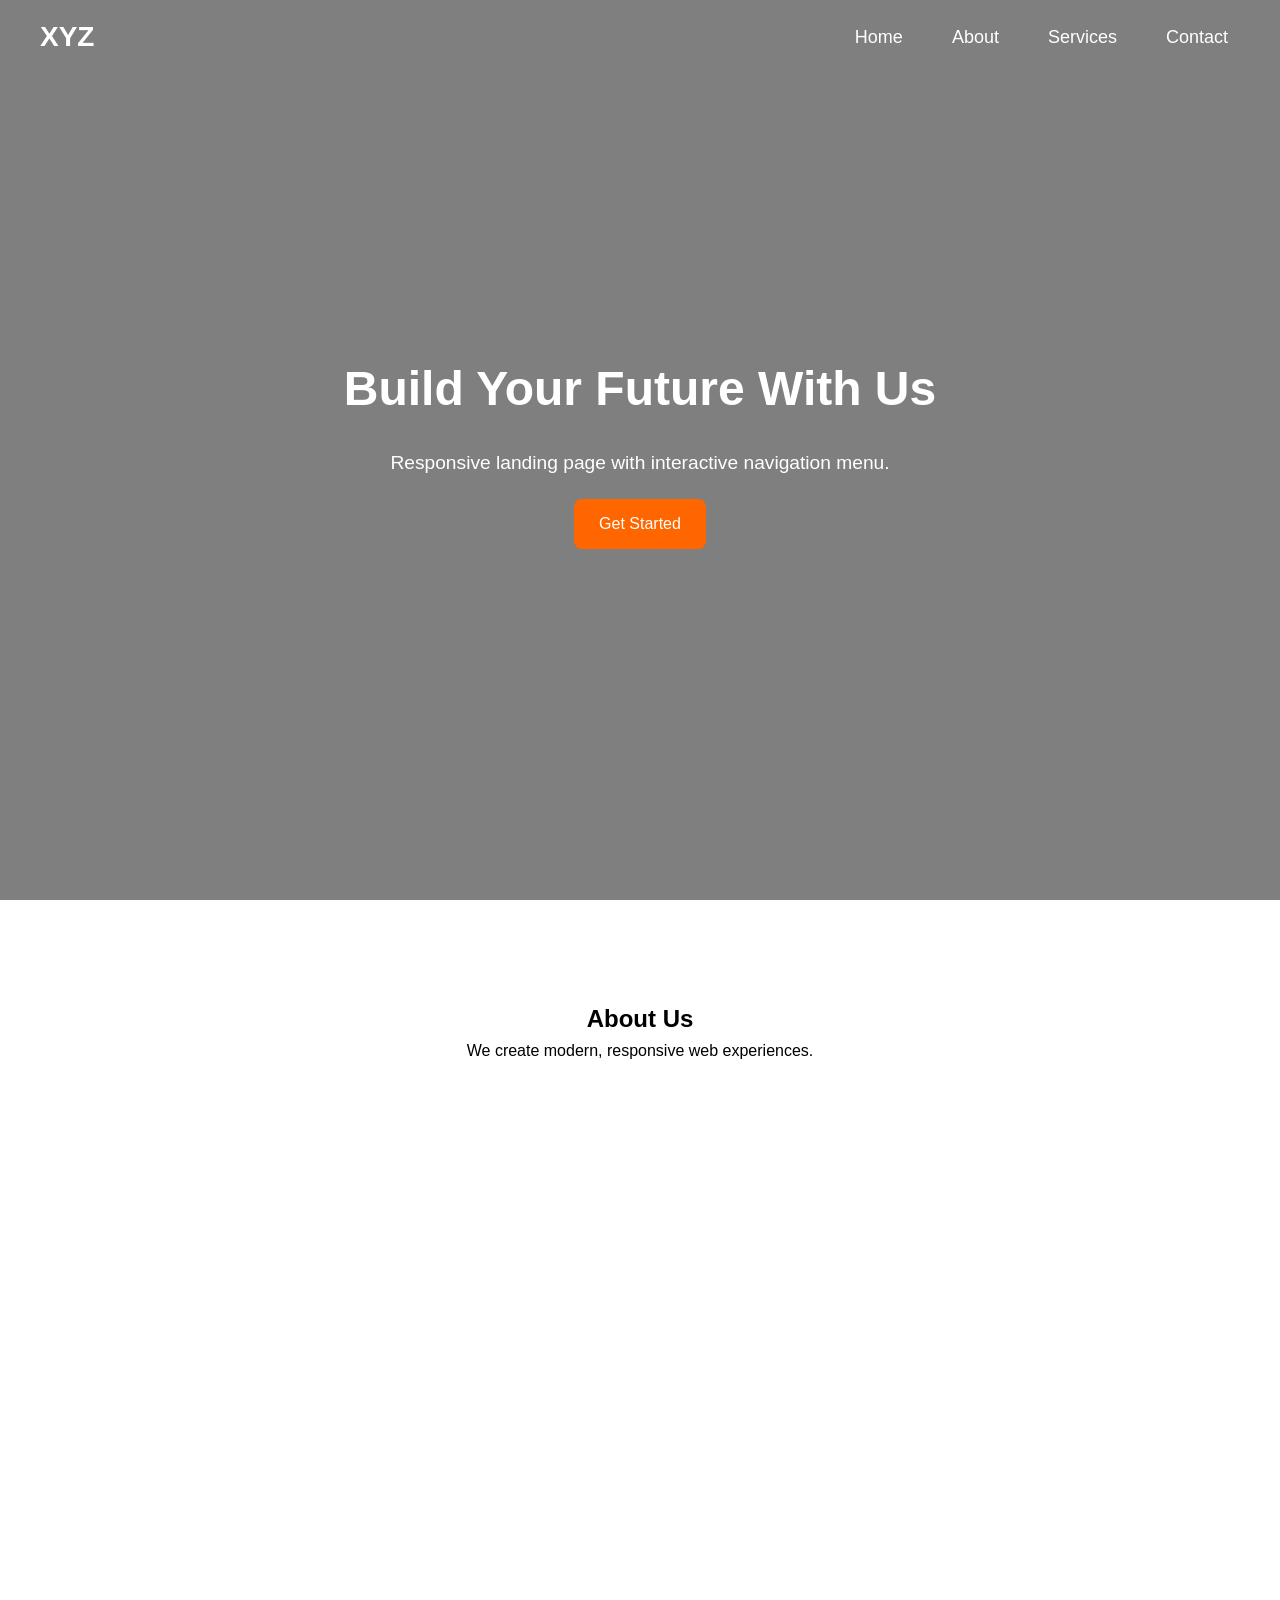
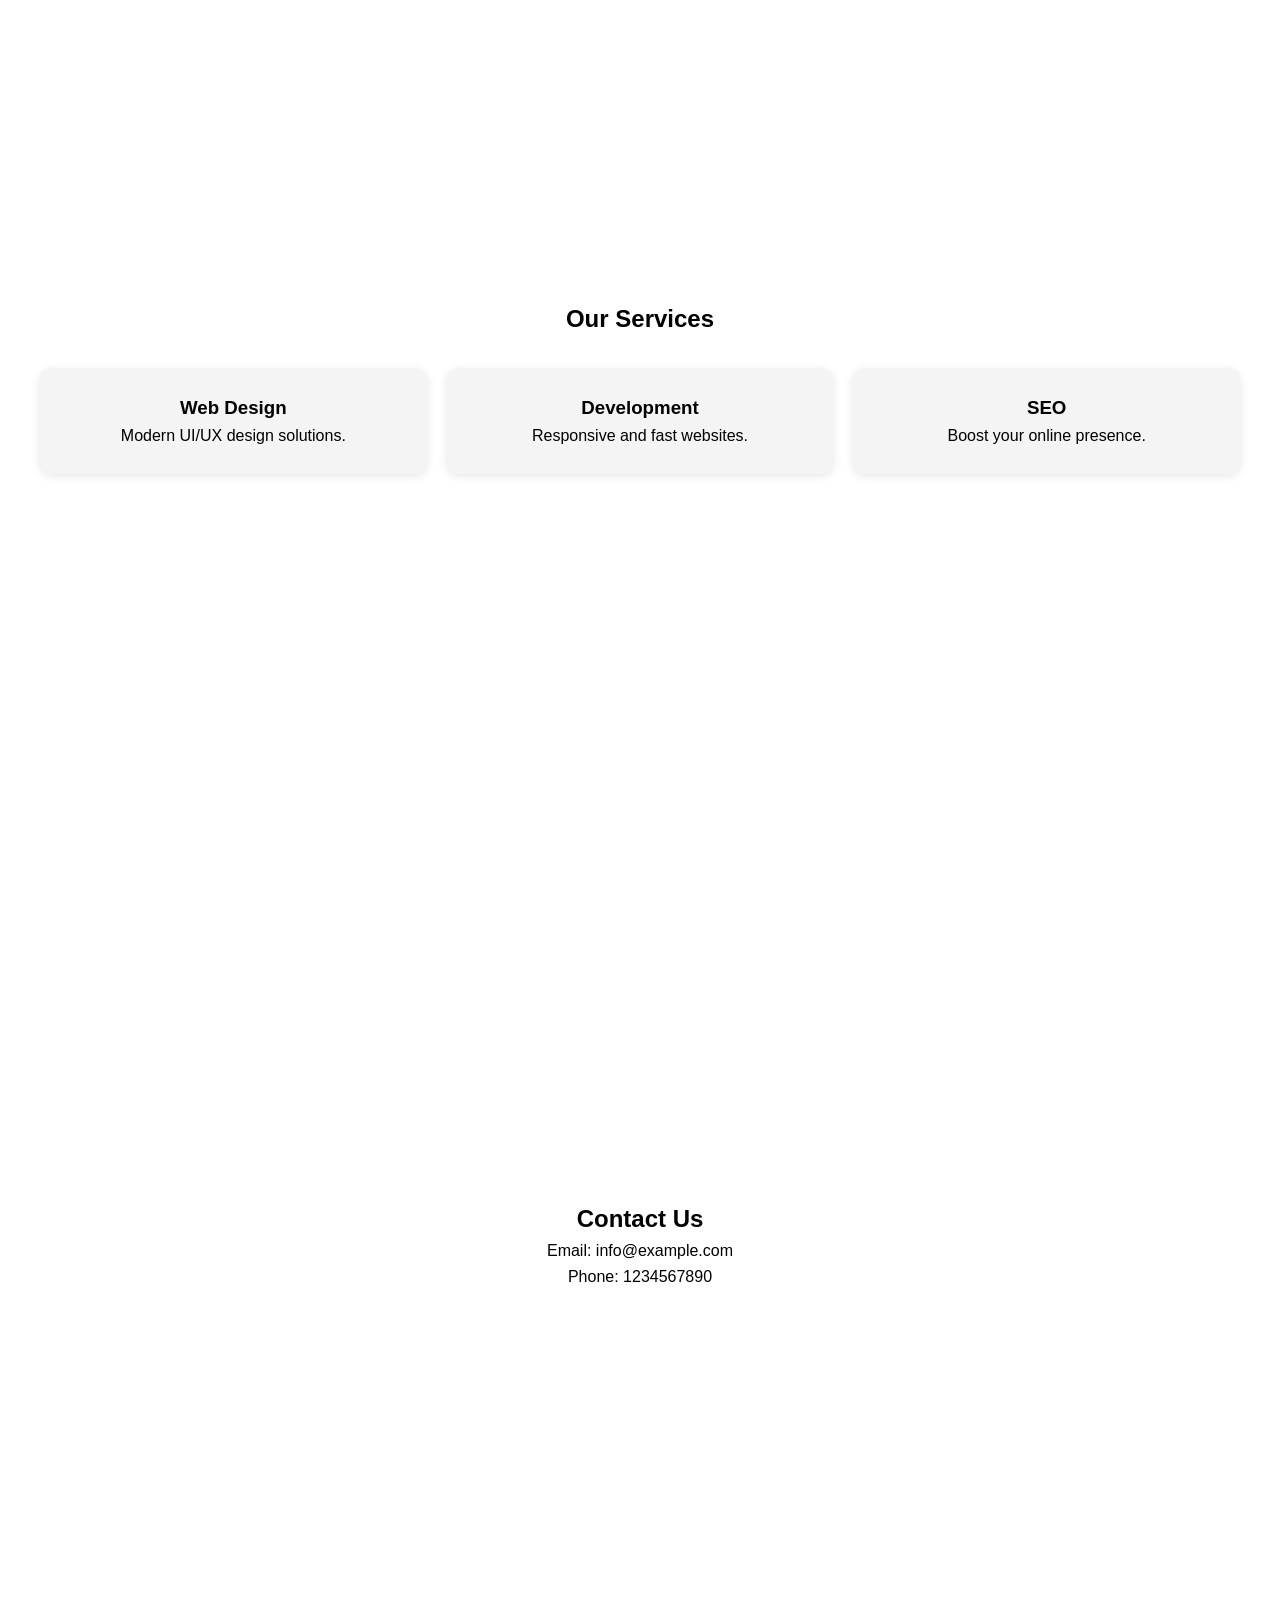
<file: landing page/index.html>
<!DOCTYPE html>
<html lang="en">
<head>
  <meta charset="UTF-8" />
  <meta name="viewport" content="width=device-width, initial-scale=1.0" />
  <title>Responsive Landing Page</title>
  <style>
    * { margin: 0; padding: 0; box-sizing: border-box; font-family: Arial, sans-serif; scroll-behavior: smooth; }
    body { line-height: 1.6; }
    nav {
      position: fixed;
      top: 0;
      width: 100%;
      display: flex;
      justify-content: space-between;
      align-items: center;
      padding: 15px 40px;
      background: transparent;
      transition: 0.3s;
      z-index: 1000;
    }
    nav.scrolled { background: #111; box-shadow: 0 2px 10px rgba(0,0,0,0.2); }
    .logo { color: white; font-size: 28px; font-weight: bold; }
    .nav-links { display: flex; list-style: none; }
    .nav-links li { margin-left: 25px; }
    .nav-links a {
      text-decoration: none;
      color: white;
      font-size: 18px;
      transition: 0.3s;
      padding: 8px 12px;
      border-radius: 8px;
    }
    .nav-links a:hover { background: white; color: #111; }
    .hero {
      height: 100vh;
      background: linear-gradient(rgba(0,0,0,0.5), rgba(0,0,0,0.5)), url('https://images.unsplash.com/photo-1498050108023-c5249f4df085?auto=format&fit=crop&w=1400&q=80') center/cover;
      display: flex;
      justify-content: center;
      align-items: center;
      text-align: center;
      color: white;
      padding: 20px;
    }
    .hero h1 { font-size: 3rem; }
    .hero p { margin: 20px 0; font-size: 1.2rem; }
    .btn {
      display: inline-block;
      padding: 12px 25px;
      background: #ff6600;
      color: white;
      text-decoration: none;
      border-radius: 8px;
      transition: 0.3s;
    }
    .btn:hover { background: #e65c00; }
    section { padding: 100px 40px; min-height: 100vh; }
    .about, .services, .contact { text-align: center; }
    .services-grid {
      display: grid;
      grid-template-columns: repeat(auto-fit, minmax(250px, 1fr));
      gap: 20px;
      margin-top: 30px;
      width: 100%;
      max-width: 1200px;
      margin-left: auto;
      margin-right: auto;
    }
    .card {
      padding: 25px;
      background: #f4f4f4;
      border-radius: 12px;
      box-shadow: 0 2px 10px rgba(0,0,0,0.1);
    }
    .menu-toggle {
      display: none;
      font-size: 30px;
      color: white;
      cursor: pointer;
    }
    @media (max-width: 768px) {
      .menu-toggle { display: block; }
      .nav-links {
        display: none;
        flex-direction: column;
        position: absolute;
        top: 70px;
        right: 20px;
        background: #111;
        width: 220px;
        padding: 20px;
        border-radius: 10px;
      }
      .nav-links.active { display: flex; }
      .nav-links li { margin: 15px 0; }
      .hero h1 { font-size: 2rem; }
      section { padding: 80px 20px; }
      .services-grid {
        grid-template-columns: 1fr;
      }
      .card {
        width: 100%;
      }
    }

    @media (max-width: 480px) {
      .hero h1 { font-size: 1.6rem; }
      .hero p { font-size: 1rem; }
      .card { padding: 18px; }
    }
  </style>
</head>
<body>
  <nav id="navbar">
    <div class="logo">XYZ</div>
    <div class="menu-toggle" id="menu-toggle">☰</div>
    <ul class="nav-links" id="nav-links">
      <li><a href="#home">Home</a></li>
      <li><a href="#about">About</a></li>
      <li><a href="#services">Services</a></li>
      <li><a href="#contact">Contact</a></li>
    </ul>
  </nav>

  <section class="hero" id="home">
    <div>
      <h1>Build Your Future With Us</h1>
      <p>Responsive landing page with interactive navigation menu.</p>
      <a href="#services" class="btn">Get Started</a>
    </div>
  </section>

  <section class="about" id="about">
    <h2>About Us</h2>
    <p>We create modern, responsive web experiences.</p>
  </section>

  <section class="services" id="services">
    <h2>Our Services</h2>
    <div class="services-grid">
      <div class="card"><h3>Web Design</h3><p>Modern UI/UX design solutions.</p></div>
      <div class="card"><h3>Development</h3><p>Responsive and fast websites.</p></div>
      <div class="card"><h3>SEO</h3><p>Boost your online presence.</p></div>
    </div>
  </section>

  <section class="contact" id="contact">
    <h2>Contact Us</h2>
    <p>Email: info@example.com</p>
    <p>Phone: 1234567890</p>
  </section>

  <script>
    const navbar = document.getElementById('navbar');
    window.addEventListener('scroll', () => {
      if (window.scrollY > 50) {
        navbar.classList.add('scrolled');
      } else {
        navbar.classList.remove('scrolled');
      }
    });

    const menuToggle = document.getElementById('menu-toggle');
    const navLinks = document.getElementById('nav-links');
    menuToggle.addEventListener('click', () => {
      navLinks.classList.toggle('active');
    });
  </script>
</body>
</html>
</file>
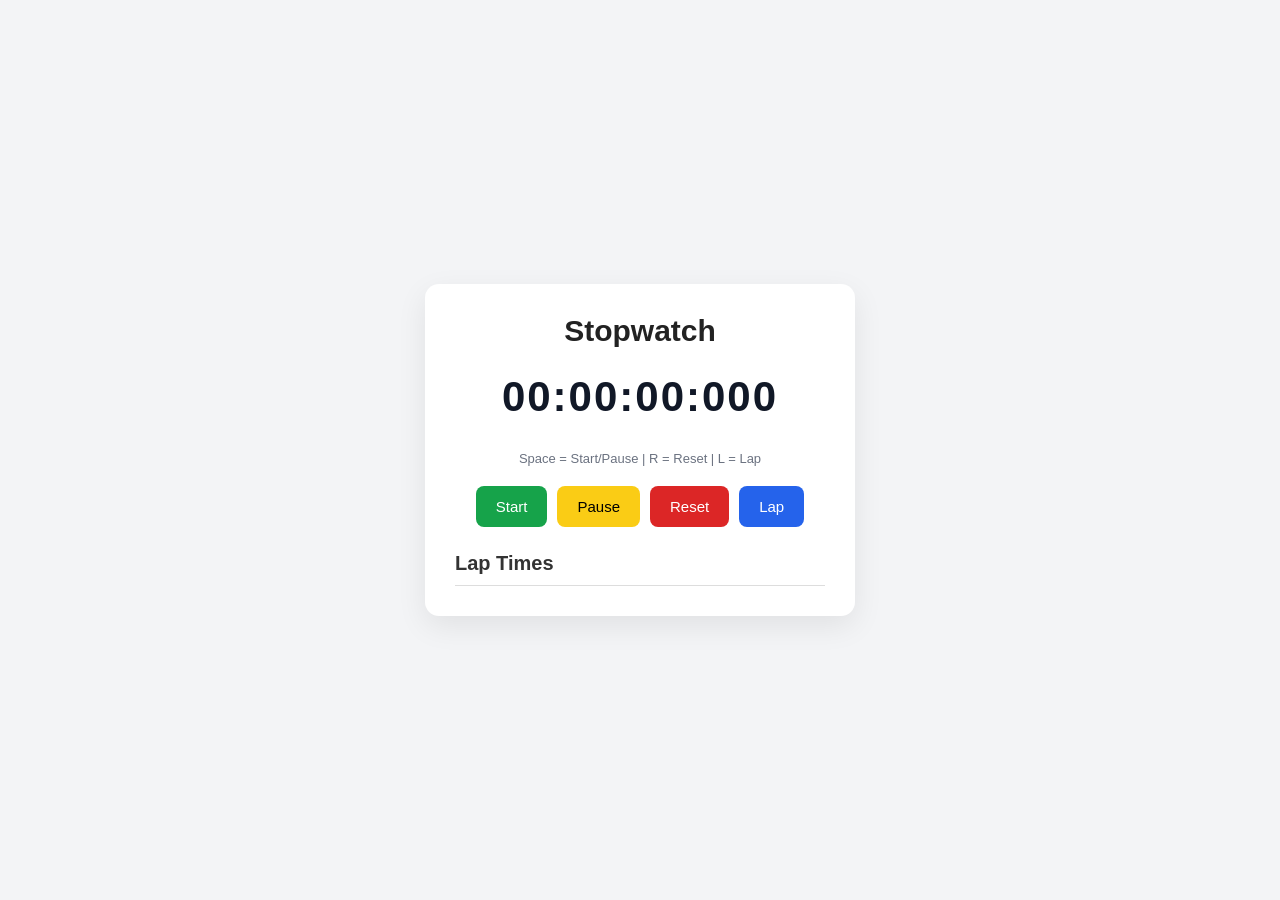
<file: stopwatch/index.html>
<!DOCTYPE html>
<html lang="en">
<head>
    <meta charset="UTF-8">
    <meta name="viewport" content="width=device-width, initial-scale=1.0">
    <title>Stopwatch App</title>
    <link rel="stylesheet" href="style.css">
</head>
<body>

    <div class="stopwatch-container">
        <h1>Stopwatch</h1>

        <div class="time-display" id="timeDisplay">
            00:00:00:000
        </div>

        <div class="shortcut-info">
            Space = Start/Pause | R = Reset | L = Lap
        </div>

        <div class="button-group">
            <button class="start-btn" onclick="startTimer()">Start</button>
            <button class="pause-btn" onclick="pauseTimer()">Pause</button>
            <button class="reset-btn" onclick="resetTimer()">Reset</button>
            <button class="lap-btn" onclick="recordLap()">Lap</button>
        </div>

        <div class="laps-section">
            <h2>Lap Times</h2>
            <ul class="lap-list" id="lapList"></ul>
        </div>
    </div>
    <script src="script.js"></script>

</body>
</html>
</file>
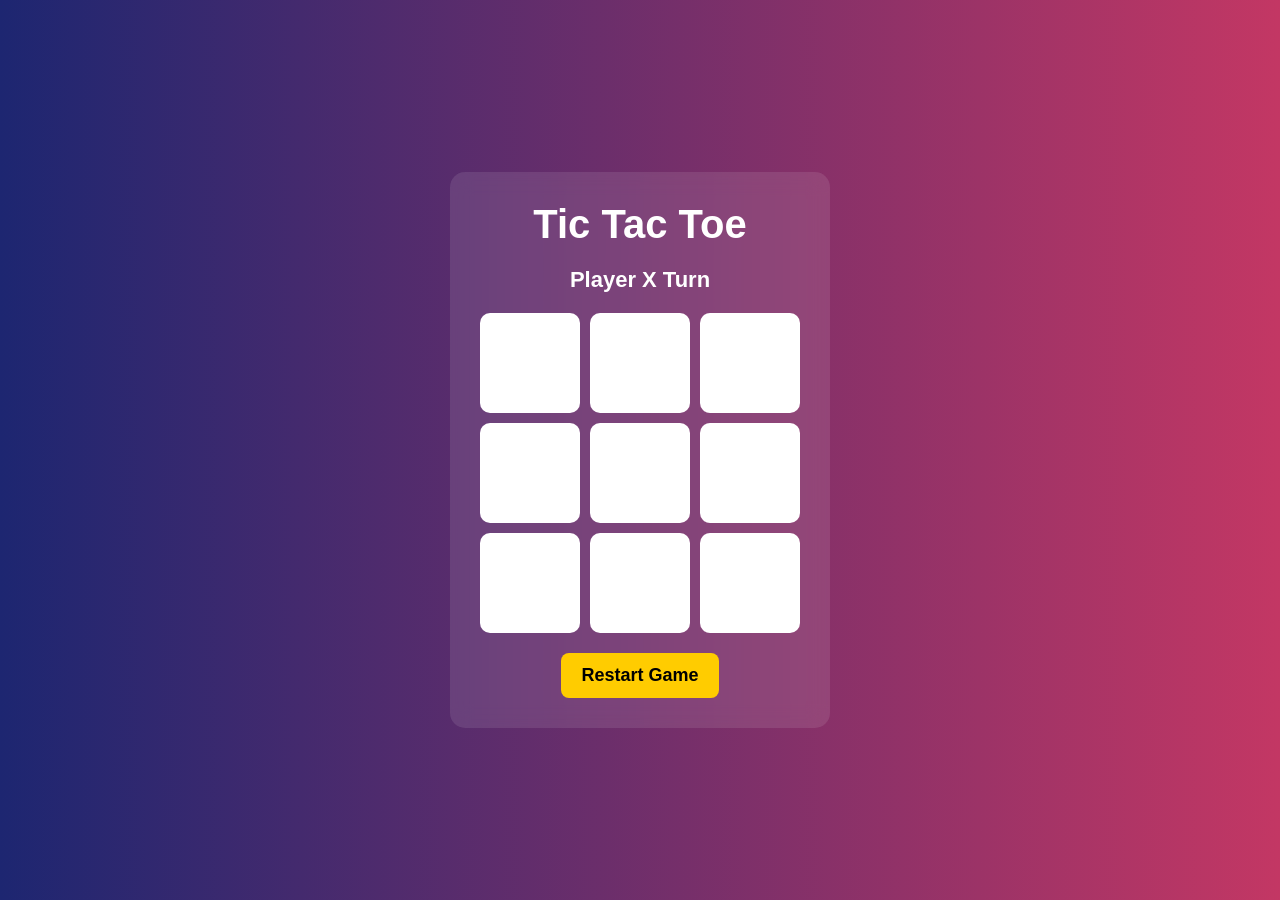
<file: tic-tac-toe/index.html>
<!DOCTYPE html>
<html lang="en">
<head>
  <meta charset="UTF-8" />
  <meta name="viewport" content="width=device-width, initial-scale=1.0"/>
  <title>Tic Tac Toe</title>
  <link rel="stylesheet" href="style.css" />
</head>
<body>

  <div class="container">
    <h1>Tic Tac Toe</h1>

    <div class="status" id="status">
      Player X Turn
    </div>

    <div class="board" id="board">
      <div class="cell" data-index="0"></div>
      <div class="cell" data-index="1"></div>
      <div class="cell" data-index="2"></div>
      <div class="cell" data-index="3"></div>
      <div class="cell" data-index="4"></div>
      <div class="cell" data-index="5"></div>
      <div class="cell" data-index="6"></div>
      <div class="cell" data-index="7"></div>
      <div class="cell" data-index="8"></div>
    </div>

    <button id="restartBtn">Restart Game</button>
  </div>

  <script src="script.js"></script>
</body>
</html>
</file>
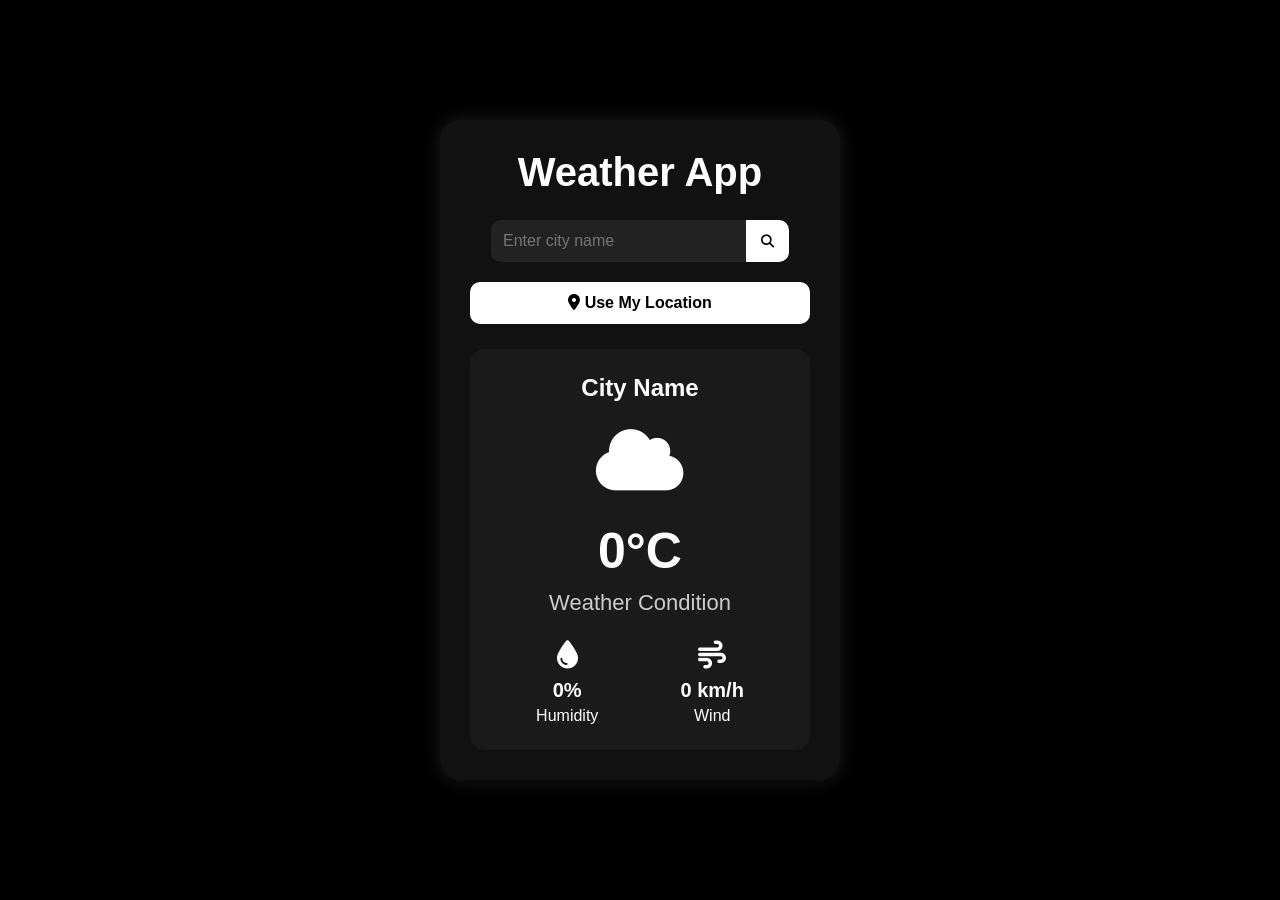
<file: weather-app/index.html>
<!DOCTYPE html>
<html lang="en">
<head>
  <meta charset="UTF-8" />
  <meta name="viewport" content="width=device-width, initial-scale=1.0"/>
  <title>Weather App</title>

  <link rel="stylesheet" href="style.css">

  <!-- Font Awesome -->
  <link rel="stylesheet"
  href="https://cdnjs.cloudflare.com/ajax/libs/font-awesome/6.5.1/css/all.min.css">
</head>
<body>

  <div class="container">

    <h1>Weather App</h1>

    <!-- Search Box -->
    <div class="search-box">
      <input type="text" id="cityInput" placeholder="Enter city name">
      <button onclick="getWeather()">
        <i class="fa-solid fa-magnifying-glass"></i>
      </button>
    </div>

    <!-- Location Button -->
    <button class="location-btn" onclick="getLocationWeather()">
      <i class="fa-solid fa-location-dot"></i>
      Use My Location
    </button>

    <!-- Weather Card -->
    <div class="weather-card" id="weatherCard">

      <h2 id="city">City Name</h2>

      <div class="weather-icon">
        <i class="fa-solid fa-cloud"></i>
      </div>

      <h1 id="temp">0°C</h1>

      <p id="condition">Weather Condition</p>

      <div class="details">

        <div class="detail-box">
          <i class="fa-solid fa-droplet"></i>
          <span id="humidity">0%</span>
          <p>Humidity</p>
        </div>

        <div class="detail-box">
          <i class="fa-solid fa-wind"></i>
          <span id="wind">0 km/h</span>
          <p>Wind</p>
        </div>

      </div>

    </div>

  </div>

  <script src="script.js"></script>

</body>
</html>
</file>
<file: stopwatch/style.css>
* {
            margin: 0;
            padding: 0;
            box-sizing: border-box;
            font-family: "Segoe UI", Arial, sans-serif;
        }

        body {
            background-color: #f3f4f6;
            min-height: 100vh;
            display: flex;
            justify-content: center;
            align-items: center;
            padding: 20px;
        }

        .stopwatch-container {
            width: 430px;
            background: #ffffff;
            border-radius: 14px;
            padding: 30px;
            box-shadow: 0 10px 30px rgba(0, 0, 0, 0.08);
            text-align: center;
        }

        h1 {
            font-size: 30px;
            color: #222;
            margin-bottom: 25px;
            font-weight: 600;
        }

        .time-display {
            font-size: 42px;
            font-weight: bold;
            color: #111827;
            margin-bottom: 30px;
            letter-spacing: 2px;
        }

        .button-group {
            display: flex;
            justify-content: center;
            gap: 10px;
            flex-wrap: wrap;
            margin-bottom: 25px;
        }

        button {
            padding: 12px 20px;
            border: none;
            border-radius: 8px;
            font-size: 15px;
            font-weight: 500;
            cursor: pointer;
            transition: all 0.2s ease;
        }

        button:hover {
            transform: translateY(-2px);
        }

        .start-btn {
            background-color: #16a34a;
            color: white;
        }

        .pause-btn {
            background-color: #facc15;
            color: black;
        }

        .reset-btn {
            background-color: #dc2626;
            color: white;
        }

        .lap-btn {
            background-color: #2563eb;
            color: white;
        }

        .shortcut-info {
            font-size: 13px;
            color: #6b7280;
            margin-bottom: 20px;
        }

        .laps-section {
            text-align: left;
        }

        .laps-section h2 {
            font-size: 20px;
            color: #333;
            margin-bottom: 10px;
        }

        .lap-list {
            list-style: none;
            max-height: 220px;
            overflow-y: auto;
            border-top: 1px solid #ddd;
        }

        .lap-list li {
            padding: 10px 5px;
            border-bottom: 1px solid #ddd;
            color: #444;
            font-size: 15px;
        }

        @media (max-width: 500px) {
            .stopwatch-container {
                width: 100%;
            }

            .time-display {
                font-size: 30px;
            }

            button {
                width: 100%;
            }
        }
</file>
<file: tic-tac-toe/style.css>
* {
  margin: 0;
  padding: 0;
  box-sizing: border-box;
  font-family: Arial, sans-serif;
}

body {
  height: 100vh;
  display: flex;
  justify-content: center;
  align-items: center;
  background: linear-gradient(to right, #1d2671, #c33764);
}

.container {
  text-align: center;
  background: rgba(255, 255, 255, 0.1);
  padding: 30px;
  border-radius: 15px;
  backdrop-filter: blur(10px);
  color: white;
}

h1 {
  margin-bottom: 20px;
  font-size: 40px;
}

.status {
  margin-bottom: 20px;
  font-size: 22px;
  font-weight: bold;
}

.board {
  display: grid;
  grid-template-columns: repeat(3, 100px);
  grid-template-rows: repeat(3, 100px);
  gap: 10px;
  justify-content: center;
  margin-bottom: 20px;
}

.cell {
  width: 100px;
  height: 100px;
  background: white;
  color: #333;
  display: flex;
  justify-content: center;
  align-items: center;
  font-size: 40px;
  font-weight: bold;
  cursor: pointer;
  border-radius: 10px;
  transition: 0.3s;
}

.cell:hover {
  background: #f0f0f0;
}

button {
  padding: 12px 20px;
  border: none;
  border-radius: 8px;
  background: #ffcc00;
  color: black;
  font-size: 18px;
  cursor: pointer;
  font-weight: bold;
}

button:hover {
  background: #ffd633;
}
</file>
<file: weather-app/style.css>
*{
    margin:0;
    padding:0;
    box-sizing:border-box;
    font-family:Arial, sans-serif;
}

body{
    height:100vh;
    display:flex;
    justify-content:center;
    align-items:center;
    background:black;
    color:white;
}

.container{
    width:400px;
    background:#111;
    padding:30px;
    border-radius:20px;
    text-align:center;
    box-shadow:0 0 20px rgba(255,255,255,0.1);
}

h1{
    margin-bottom:25px;
    font-size:40px;
    color:white;
}

.search-box{
    display:flex;
    justify-content:center;
    margin-bottom:20px;
}

.search-box input{
    width:75%;
    padding:12px;
    border:none;
    outline:none;
    border-radius:10px 0 0 10px;
    font-size:16px;
    background:#222;
    color:white;
}

.search-box button{
    padding:12px 15px;
    border:none;
    background:white;
    color:black;
    cursor:pointer;
    border-radius:0 10px 10px 0;
}

.location-btn{
    width:100%;
    padding:12px;
    border:none;
    border-radius:10px;
    background:white;
    color:black;
    font-size:16px;
    cursor:pointer;
    margin-bottom:25px;
    font-weight:bold;
}

.location-btn:hover{
    background:#ddd;
}

.weather-card{
    background:#1a1a1a;
    padding:25px;
    border-radius:15px;
}

.weather-icon{
    font-size:70px;
    margin:20px 0;
}

#temp{
    font-size:50px;
    margin-bottom:10px;
}

#condition{
    font-size:22px;
    margin-bottom:25px;
    color:#ccc;
}

.details{
    display:flex;
    justify-content:space-around;
}

.detail-box{
    text-align:center;
}

.detail-box i{
    font-size:28px;
    margin-bottom:10px;
}

.detail-box span{
    display:block;
    font-size:20px;
    font-weight:bold;
    margin-bottom:5px;
}

@media(max-width:450px){

    .container{
        width:90%;
    }

    h1{
        font-size:32px;
    }

    #temp{
        font-size:40px;
    }
}
</file>
